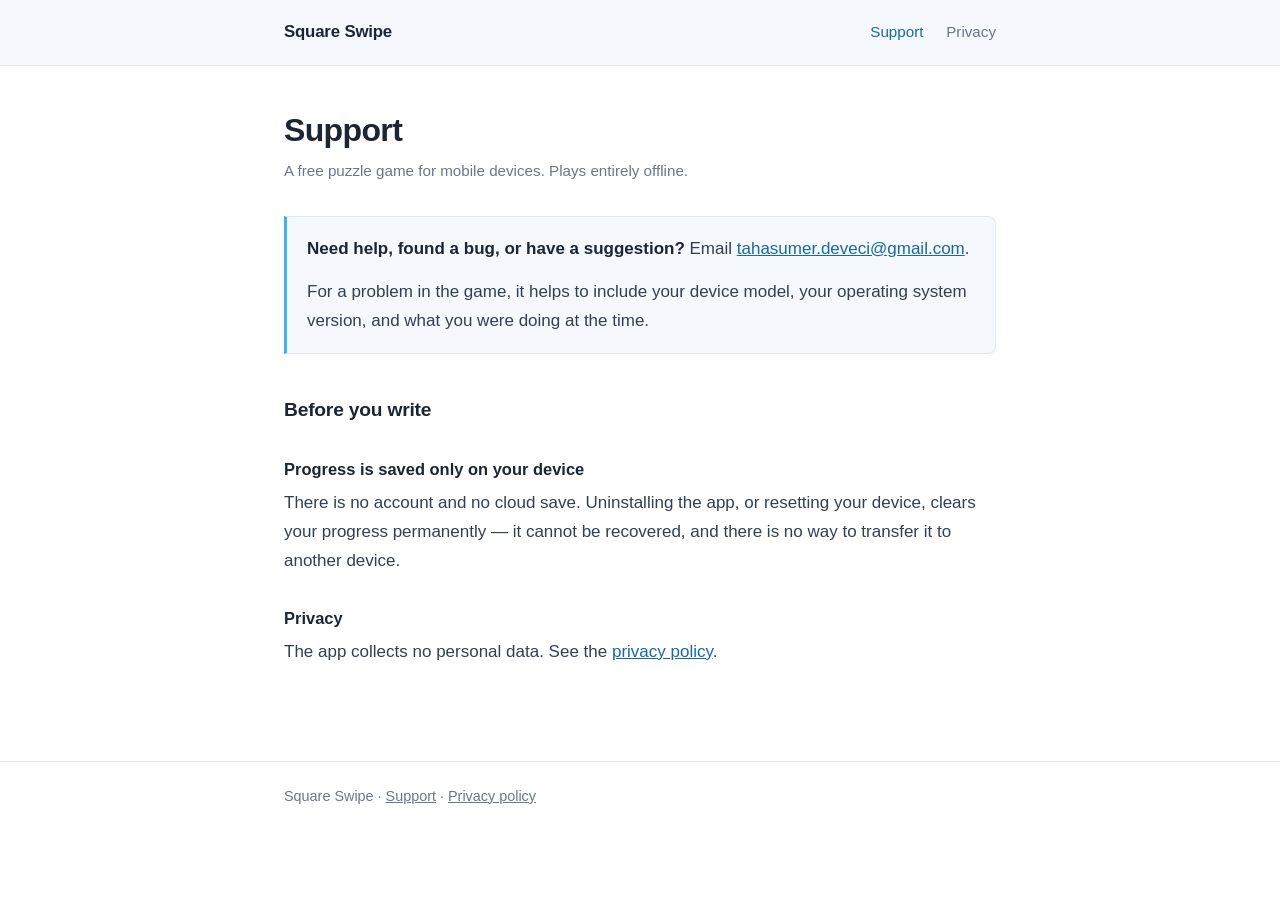
<file: index.html>
<!doctype html>
<html lang="en">
  <head>
    <meta charset="UTF-8" />
    <meta name="viewport" content="width=device-width, initial-scale=1" />
    <title>Square Swipe — Support</title>
    <meta
      name="description"
      content="Support for Square Swipe, a free offline puzzle game for mobile devices."
    />
    <link rel="stylesheet" href="style.css" />
  </head>
  <body>
    <header class="masthead">
      <div class="inner">
        <a class="name" href="./">Square Swipe</a>
        <nav>
          <a href="./" aria-current="page">Support</a>
          <a href="privacy.html">Privacy</a>
        </nav>
      </div>
    </header>

    <main>
      <h1>Support</h1>
      <p class="effective">A free puzzle game for mobile devices. Plays entirely offline.</p>

      <div class="summary">
        <p>
          <strong>Need help, found a bug, or have a suggestion?</strong> Email
          <a href="mailto:tahasumer.deveci@gmail.com">tahasumer.deveci@gmail.com</a>.
        </p>
        <p>
          For a problem in the game, it helps to include your device model, your operating system
          version, and what you were doing at the time.
        </p>
      </div>

      <h2>Before you write</h2>

      <h3>Progress is saved only on your device</h3>
      <p>
        There is no account and no cloud save. Uninstalling the app, or resetting your device,
        clears your progress permanently — it cannot be recovered, and there is no way to transfer
        it to another device.
      </p>

      <h3>Privacy</h3>
      <p>
        The app collects no personal data. See the <a href="privacy.html">privacy policy</a>.
      </p>
    </main>

    <footer>
      <div class="inner">
        Square Swipe · <a href="./">Support</a> · <a href="privacy.html">Privacy policy</a>
      </div>
    </footer>
  </body>
</html>
</file>
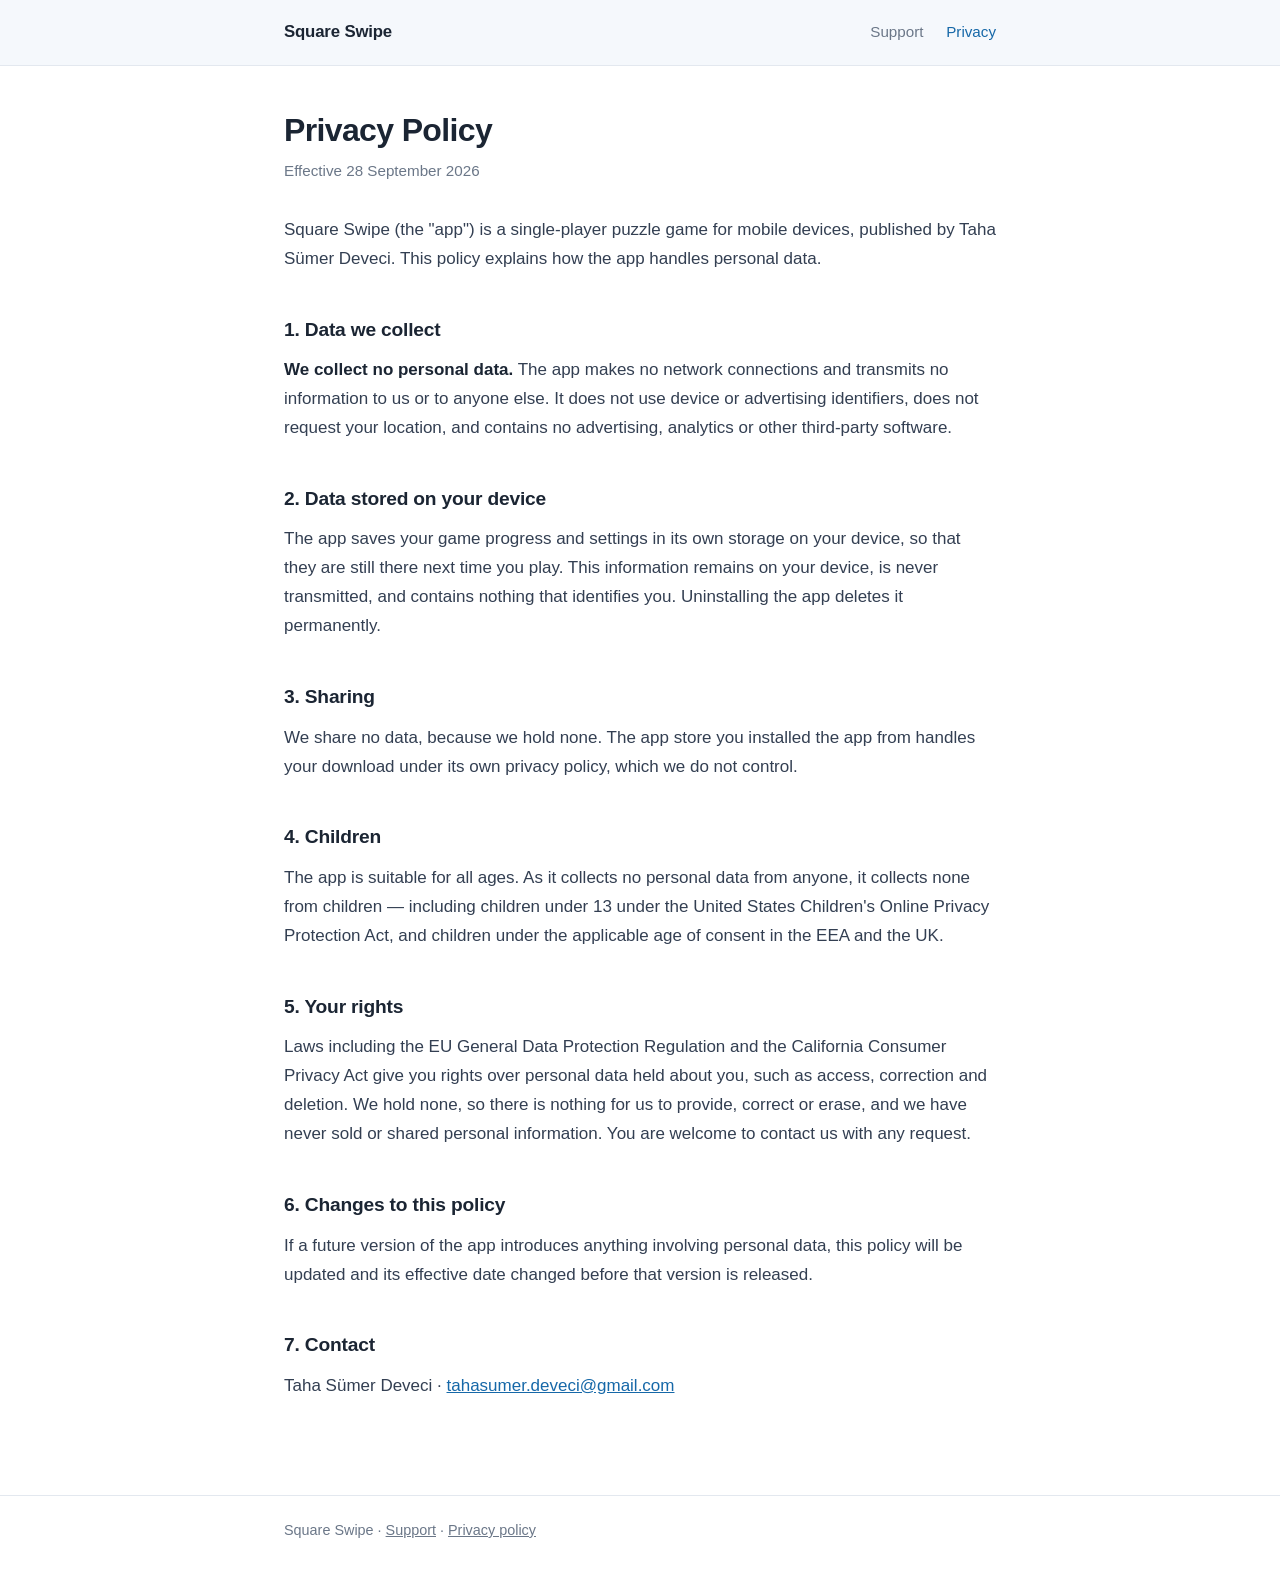
<file: privacy.html>
<!doctype html>
<html lang="en">
  <head>
    <meta charset="UTF-8" />
    <meta name="viewport" content="width=device-width, initial-scale=1" />
    <title>Privacy Policy — Square Swipe</title>
    <meta
      name="description"
      content="Privacy policy for the Square Swipe mobile game. Square Swipe collects no personal data."
    />
    <link rel="stylesheet" href="style.css" />
  </head>
  <body>
    <header class="masthead">
      <div class="inner">
        <a class="name" href="./">Square Swipe</a>
        <nav>
          <a href="./">Support</a>
          <a href="privacy.html" aria-current="page">Privacy</a>
        </nav>
      </div>
    </header>

    <main>
      <h1>Privacy Policy</h1>
      <p class="effective">Effective 28 September 2026</p>

      <p>
        Square Swipe (the "app") is a single-player puzzle game for mobile devices, published by
        Taha Sümer Deveci. This policy explains how the app handles personal data.
      </p>

      <h2>1. Data we collect</h2>
      <p>
        <strong>We collect no personal data.</strong> The app makes no network connections and
        transmits no information to us or to anyone else. It does not use device or advertising
        identifiers, does not request your location, and contains no advertising, analytics or
        other third-party software.
      </p>

      <h2>2. Data stored on your device</h2>
      <p>
        The app saves your game progress and settings in its own storage on your device, so that
        they are still there next time you play. This information remains on your device, is never
        transmitted, and contains nothing that identifies you. Uninstalling the app deletes it
        permanently.
      </p>

      <h2>3. Sharing</h2>
      <p>
        We share no data, because we hold none. The app store you installed the app from handles
        your download under its own privacy policy, which we do not control.
      </p>

      <h2>4. Children</h2>
      <p>
        The app is suitable for all ages. As it collects no personal data from anyone, it collects
        none from children — including children under 13 under the United States Children's Online
        Privacy Protection Act, and children under the applicable age of consent in the EEA and the
        UK.
      </p>

      <h2>5. Your rights</h2>
      <p>
        Laws including the EU General Data Protection Regulation and the California Consumer
        Privacy Act give you rights over personal data held about you, such as access, correction
        and deletion. We hold none, so there is nothing for us to provide, correct or erase, and we
        have never sold or shared personal information. You are welcome to contact us with any
        request.
      </p>

      <h2>6. Changes to this policy</h2>
      <p>
        If a future version of the app introduces anything involving personal data, this policy
        will be updated and its effective date changed before that version is released.
      </p>

      <h2>7. Contact</h2>
      <p>
        Taha Sümer Deveci ·
        <a href="mailto:tahasumer.deveci@gmail.com">tahasumer.deveci@gmail.com</a>
      </p>
    </main>

    <footer>
      <div class="inner">
        Square Swipe · <a href="./">Support</a> · <a href="privacy.html">Privacy policy</a>
      </div>
    </footer>
  </body>
</html>
</file>
<file: style.css>
/* Square Swipe — public support and legal pages.
   One stylesheet for every page. Deliberately plain: these are legal and
   support documents, and they should read like documents. */

:root {
  --sky: #3bb4f6;
  --deep: #1668a8;
  --ink: #1b2533;
  --body: #333f52;
  --muted: #6b7788;
  --line: #e3e8ef;
  --wash: #f5f8fc;
  --page: #ffffff;
}

* {
  box-sizing: border-box;
}

html {
  -webkit-text-size-adjust: 100%;
}

body {
  margin: 0;
  background: var(--page);
  color: var(--body);
  font-family: -apple-system, BlinkMacSystemFont, "Segoe UI", Roboto, Helvetica, Arial, sans-serif;
  font-size: 17px;
  line-height: 1.7;
}

/* ---------------------------------------------------------------- masthead */

header.masthead {
  border-bottom: 1px solid var(--line);
  background: var(--wash);
}

header.masthead .inner {
  max-width: 760px;
  margin: 0 auto;
  padding: 18px 24px;
  display: flex;
  align-items: baseline;
  justify-content: space-between;
  gap: 16px;
  flex-wrap: wrap;
}

header.masthead .name {
  font-weight: 700;
  font-size: 1.05rem;
  color: var(--ink);
  letter-spacing: -0.01em;
  text-decoration: none;
}

header.masthead nav a {
  color: var(--muted);
  text-decoration: none;
  font-size: 0.95rem;
  margin-left: 18px;
}

header.masthead nav a:hover,
header.masthead nav a[aria-current="page"] {
  color: var(--deep);
}

/* -------------------------------------------------------------------- page */

main {
  max-width: 760px;
  margin: 0 auto;
  padding: 44px 24px 24px;
}

h1 {
  font-size: 2rem;
  line-height: 1.25;
  color: var(--ink);
  margin: 0 0 8px;
  letter-spacing: -0.02em;
}

p.effective {
  color: var(--muted);
  font-size: 0.95rem;
  margin: 0 0 32px;
}

h2 {
  font-size: 1.2rem;
  color: var(--ink);
  margin: 40px 0 10px;
  letter-spacing: -0.01em;
}

h3 {
  font-size: 1.03rem;
  color: var(--ink);
  margin: 28px 0 6px;
}

p,
li {
  margin: 0 0 14px;
}

ul {
  padding-left: 24px;
}

li {
  margin: 0 0 8px;
}

a {
  color: var(--deep);
}

strong {
  color: var(--ink);
}

.summary {
  background: var(--wash);
  border: 1px solid var(--line);
  border-left: 3px solid var(--sky);
  border-radius: 0 8px 8px 0;
  padding: 18px 20px;
  margin: 0 0 36px;
}

.summary p:last-child {
  margin-bottom: 0;
}

dl.contact {
  background: var(--wash);
  border: 1px solid var(--line);
  border-radius: 8px;
  padding: 18px 20px;
  margin: 0 0 14px;
}

dl.contact dt {
  font-weight: 600;
  color: var(--ink);
  font-size: 0.9rem;
}

dl.contact dd {
  margin: 2px 0 14px;
}

dl.contact dd:last-child {
  margin-bottom: 0;
}

/* ------------------------------------------------------------------ footer */

footer {
  border-top: 1px solid var(--line);
  margin-top: 56px;
}

footer .inner {
  max-width: 760px;
  margin: 0 auto;
  padding: 22px 24px 48px;
  color: var(--muted);
  font-size: 0.9rem;
}

footer a {
  color: var(--muted);
}

@media (max-width: 560px) {
  body {
    font-size: 16px;
  }
  main {
    padding: 32px 20px 16px;
  }
  h1 {
    font-size: 1.6rem;
  }
}
</file>
